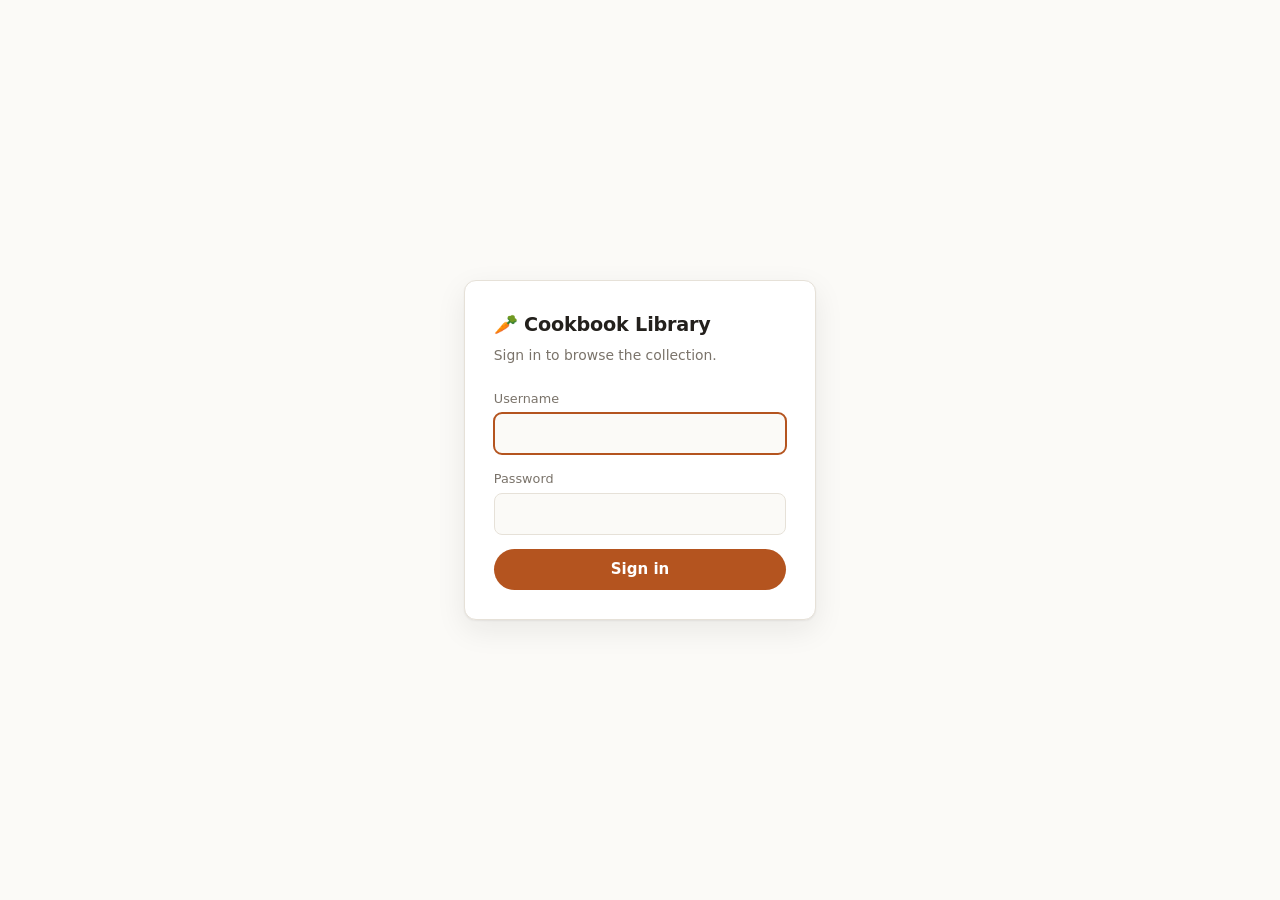
<file: static/login.html>
<!doctype html>
<html lang="en">
<head>
<meta charset="utf-8">
<meta name="viewport" content="width=device-width, initial-scale=1">
<title>Sign in · Cookbook Library</title>
<link rel="icon" href="data:image/svg+xml,<svg xmlns='http://www.w3.org/2000/svg' viewBox='0 0 100 100'><text y='.9em' font-size='90'>🥕</text></svg>">
<style>
:root {
  --bg: #fbfaf7; --panel: #fff; --text: #23201c; --muted: #7a736a;
  --line: #e6e1d8; --accent: #b4541f; --accent-soft: #fdf1e7;
}
@media (prefers-color-scheme: dark) {
  :root {
    --bg: #171614; --panel: #211f1c; --text: #ece7df; --muted: #9d958a;
    --line: #34302b; --accent: #e8894f; --accent-soft: #2c231c;
  }
}
* { box-sizing: border-box; }
body {
  margin: 0; min-height: 100vh; display: grid; place-items: center; padding: 1.5rem;
  font: 15px/1.55 ui-sans-serif, system-ui, -apple-system, "Segoe UI", Roboto, sans-serif;
  background: var(--bg); color: var(--text);
}
.card {
  width: 100%; max-width: 22rem; padding: 1.8rem;
  background: var(--panel); border: 1px solid var(--line); border-radius: 12px;
  box-shadow: 0 1px 2px rgba(30,25,20,.06), 0 10px 30px rgba(30,25,20,.08);
}
h1 { font-size: 1.2rem; margin: 0 0 .3rem; letter-spacing: -.01em; }
p.sub { color: var(--muted); font-size: .87rem; margin: 0 0 1.4rem; }
label { display: block; font-size: .8rem; color: var(--muted); margin: 0 0 .3rem; }
input {
  width: 100%; padding: .5rem .7rem; margin-bottom: .9rem; font: inherit;
  color: var(--text); background: var(--bg);
  border: 1px solid var(--line); border-radius: 8px;
}
input:focus { outline: 2px solid var(--accent); outline-offset: -1px; border-color: transparent; }
button {
  width: 100%; padding: .55rem; font: inherit; font-weight: 600; cursor: pointer;
  color: #fff; background: var(--accent); border: 0; border-radius: 999px;
}
button:hover { filter: brightness(1.06); }
.error {
  background: var(--accent-soft); color: var(--accent); font-size: .85rem;
  padding: .5rem .7rem; border-radius: 8px; margin-bottom: 1rem;
}
</style>
</head>
<body>
<form class="card" method="post" action="/login">
  <h1>🥕 Cookbook Library</h1>
  <p class="sub">Sign in to browse the collection.</p>
  <!--ERROR-->
  <label for="u">Username</label>
  <input id="u" name="username" autocomplete="username" autofocus required>
  <label for="p">Password</label>
  <input id="p" name="password" type="password" autocomplete="current-password" required>
  <input type="hidden" name="next" value="<!--NEXT-->">
  <button type="submit">Sign in</button>
</form>
</body>
</html>
</file>
